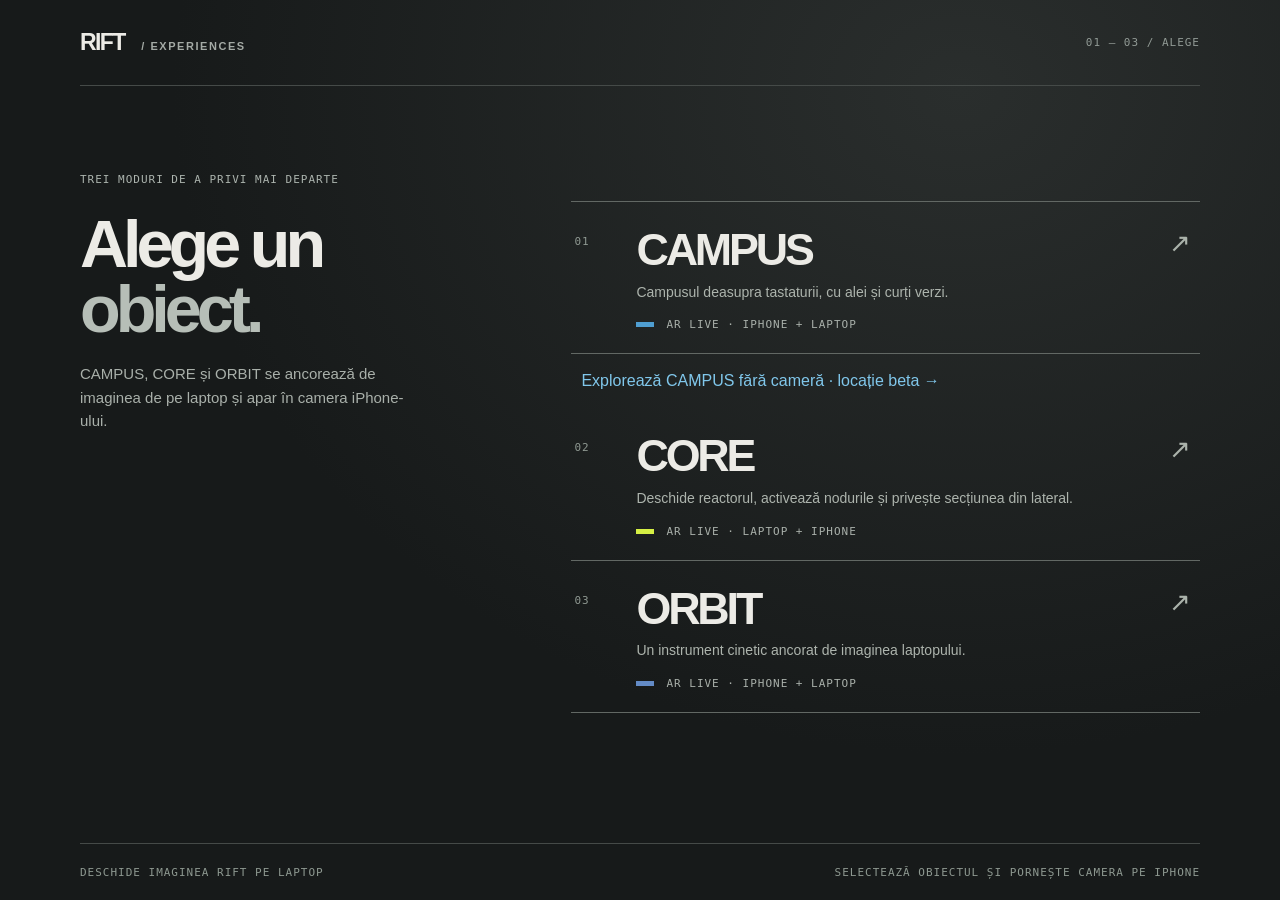
<file: rift-next/index.html>
<!doctype html>
<!-- This product includes the XR Engine software developed by Niantic Spatial, Inc.
     Copyright © 2026 Niantic Spatial, Inc. All rights reserved.
     License: https://github.com/8thwall/engine/blob/main/LICENSE -->
<html lang="ro">
<head>
  <meta charset="utf-8">
  <meta name="viewport" content="width=device-width, initial-scale=1, viewport-fit=cover">
  <meta name="theme-color" content="#0b0d0b">
  <meta name="description" content="RIFT — obiecte 3D ancorate de imaginea de pe laptop și afișate în camera iPhone-ului.">
  <title>RIFT / AR LIVE</title>
  <script>
    const query = new URLSearchParams(location.search);
    if (!query.has('mode') && !query.has('room') && !query.has('experience')) location.replace('./choose.html?v=42');
    document.documentElement.dataset.mode = query.get('mode') || (/iPhone|Android|Mobile/i.test(navigator.userAgent) ? 'phone' : 'laptop');
  </script>
  <link rel="stylesheet" href="./styles.css?v=23">
  <script type="importmap">{"imports":{"three":"https://cdn.jsdelivr.net/npm/three@0.183.2/build/three.module.js"}}</script>
</head>
<body>
  <canvas id="ar-canvas" aria-label="Camera și obiectul AR"></canvas>

  <main id="laptop" class="laptop">
    <header class="laptop-header"><a href="./choose.html" id="laptop-brand" class="brand">RIFT<span> / CORE</span></a><a href="./choose.html" class="header-back">← ALEGE ALT OBIECT</a></header>
    <div class="laptop-layout">
      <section class="laptop-copy">
        <span class="eyebrow" id="laptop-eyebrow"><span class="led"></span> RIFT CORE / ETAPA 05</span>
        <h1 id="laptop-title">Ce se ascunde<br><em>în ecran.</em></h1>
        <p id="laptop-description">Imaginea de pe laptop ancorează un artefact 3D. Atinge piesele, activează cele trei puncte, apoi glisează pentru a secționa reactorul și privește în interior din lateral.</p>
        <ol class="steps">
          <li><b>01</b><span>Deschide linkul pe iPhone în Safari.</span></li>
          <li><b>02</b><span>Permite camera din spate și încadrează <strong>imaginea întreagă</strong>.</span></li>
          <li><b>03</b><span id="laptop-step-3">Deschide nucleul, rotește-l prin glisare și aprinde cele trei puncte. Apoi glisează în sus pentru secțiune.</span></li>
        </ol>
        <div class="laptop-actions"><button id="copy-link" type="button">COPIAZĂ LINKUL DE IPHONE <span>↗</span></button><button id="focus-target" class="focus-button" type="button">MĂREȘTE ȚINTA <span>⤢</span></button></div>
        <div class="room-line" id="room-line" aria-live="polite"><span>SESIUNE <b id="room-code">······</b></span><span id="sync-status">Se pregătește conexiunea…</span></div>
        <p id="copy-status" class="copy-status" aria-live="polite">Trimite linkul pe iPhone. Conexiunea funcționează și fără server local.</p>
        <a class="credit" href="./NOTICE.md">Tehnologie și credite ↗</a>
      </section>

      <section id="sync-stage" class="target-stage" aria-label="Imaginea care trebuie scanată">
        <div class="target-top"><span id="target-label">RIFT / IMAGE TARGET</span><button id="exit-focus" type="button">ÎNAPOI ×</button></div>
        <img id="target-image" src="./target-source.png" width="960" height="1280" alt="Imagine RIFT cu forme negre asimetrice, destinată urmăririi AR">
        <div class="target-bottom"><span id="target-dimensions">ȚINTĂ STATICĂ / 960 × 1280</span><span>SCAN 01</span></div>
        <div class="sync-visual" id="sync-visual" aria-live="polite"><span id="sync-action">AȘTEPTARE</span><div class="sync-nodes"><i id="sync-node-0"></i><i id="sync-node-1"></i><i id="sync-node-2"></i></div><strong id="sync-progress">0 / 3</strong></div>
      </section>
    </div>
  </main>

  <main id="phone" class="phone">
    <section id="intro" class="intro">
      <div class="intro-head"><span class="phone-brand" id="phone-brand">RIFT<span> / CORE</span></span><a href="./choose.html" class="back-link">← ÎNAPOI</a></div>
      <div class="intro-copy"><span class="eyebrow" id="phone-eyebrow"><span class="led"></span> AR ANCORAT DE ECRAN</span><h1 id="phone-title">Privește<br><em>laptopul.</em></h1><p id="phone-description">Încadrează imaginea RIFT. Atinge piesele, rotește mecanismul și activează cele trei puncte. Glisează în sus pentru a descoperi interiorul reactorului.</p></div>
      <div class="intro-action"><button id="start-ar" type="button">PORNEȘTE CAMERA <span>↗</span></button><span id="phone-sync">SE CONECTEAZĂ…</span><span>Safari · camera din spate · lumină bună</span></div>
    </section>

    <section id="live" class="live" hidden>
      <div class="live-top"><a href="./choose.html" class="phone-brand live-brand" id="live-brand" aria-label="Înapoi la alegerea obiectului">← RIFT<span> / CORE</span></a><span id="tracking-state" class="tracking-state" data-state="loading">CAMERA PORNEȘTE</span><span id="phone-sync-live" class="phone-sync-live">SE CONECTEAZĂ…</span></div>
      <div id="scan-guide" class="scan-guide"><span></span><span></span><span></span><span></span></div>
      <div id="atlas-pins" class="atlas-pins" aria-label="Locuri din campus" hidden></div>
      <aside id="atlas-info" class="atlas-info" aria-live="polite" data-expanded="false" hidden>
        <div class="atlas-info-head"><span id="atlas-info-type"></span><button id="atlas-info-close" type="button" aria-label="Închide detaliile">×</button></div>
        <h2 id="atlas-info-title"></h2>
        <button id="atlas-info-expand" type="button" aria-expanded="false" aria-controls="atlas-info-more">DETALII ↓</button>
        <div id="atlas-info-more" hidden><p id="atlas-info-description"></p><a id="atlas-info-source" href="https://usv.ro/resurse/harta-interactiva-usv/" target="_blank" rel="noopener noreferrer">HARTA OFICIALĂ USV ↗</a></div>
      </aside>
      <aside id="atlas-route-panel" class="atlas-route-panel" aria-label="Traseu pe campus" hidden>
        <div class="atlas-route-head"><span>TRASEU / CAMPUS</span><button id="atlas-route-close" type="button" aria-label="Închide panoul traseului">×</button></div>
        <details><summary>Poziția mea <small>BETA</small></summary><div id="atlas-location"></div></details>
        <label for="atlas-route-start">PLECARE</label><select id="atlas-route-start"></select>
        <label for="atlas-route-end">DESTINAȚIE</label><select id="atlas-route-end"></select>
        <p id="atlas-route-message" role="status"></p>
        <div class="atlas-route-actions"><button id="atlas-route-show" type="button">ARATĂ TRASEUL</button><button id="atlas-route-clear" type="button">ȘTERGE</button></div>
      </aside>
      <div class="live-bottom"><p id="instruction">Îndreaptă camera spre imaginea întreagă de pe laptop.</p><div id="node-controls" class="node-controls" aria-label="Punctele nucleului" hidden><button type="button" data-node="0" aria-label="Activează punctul 1">01</button><button type="button" data-node="1" aria-label="Activează punctul 2">02</button><button type="button" data-node="2" aria-label="Activează punctul 3">03</button></div><button id="section-toggle" class="section-toggle" type="button" hidden>DESFĂ STRATURILE</button><div class="live-actions"><span id="target-count">RIFT CORE / ÎN AȘTEPTARE</span><button id="atlas-route-toggle" type="button" aria-label="Traseu și locație în campus" hidden>TRASEU</button><button id="atlas-transparency" class="atlas-transparency" type="button" aria-pressed="false" title="Arată aleile și etajele prin clădiri" hidden>TRANSPARENT</button><button id="atlas-recenter" type="button" hidden>RECENTREAZĂ</button><button id="restart" type="button">REPORNEȘTE CAMERA</button></div></div>
      <pre id="debug-panel" class="debug-panel" hidden></pre>
    </section>

    <section id="error" class="error" hidden><div class="intro-head"><span class="phone-brand">RIFT / CORE</span><a href="./choose.html" class="back-link">← ÎNAPOI</a></div><div><h1>Camera nu<br>a pornit.</h1><p id="error-message"></p><button id="retry" type="button">ÎNCEARCĂ DIN NOU <span>↗</span></button></div></section>
  </main>

  <script type="module" src="./app.js?v=44"></script>
</body>
</html>
</file>
<file: rift-next/styles.css>
:root{font-family:Arial,Helvetica,sans-serif;color:#e9ebdf;background:#0b0d0b;--ink:#e9ebdf;--muted:#a7ada0;--line:#343a32;--acid:#d5ef44}
html[data-experience=atlas]{--acid:#4f9ed1}html[data-experience=orbit]{--acid:#638bc6}
*{box-sizing:border-box}html,body{margin:0;min-height:100%;background:#0b0d0b}button,a{font:inherit}button{cursor:pointer}a{color:inherit;text-decoration:none}[hidden]{display:none!important}
html[data-mode=laptop] #phone,html[data-mode=phone] #laptop,html[data-mode=laptop] #ar-canvas{display:none}
.brand,.phone-brand{font-size:19px;font-weight:800;letter-spacing:-.075em;white-space:nowrap}.brand span,.phone-brand span{font-size:12px;font-weight:600;letter-spacing:.05em;color:var(--acid)}
.header-back,.back-link{font:10px Consolas,Menlo,monospace;letter-spacing:.08em;color:#bbc7ac;min-height:44px;display:inline-flex;align-items:center}.header-back:hover,.back-link:hover,.live-brand:hover{color:var(--acid)}
.intro-head{display:flex;align-items:center;justify-content:space-between;gap:12px}.live-brand{pointer-events:auto;min-height:44px;display:inline-flex;align-items:center}
.eyebrow,.header-tag,.target-top,.target-bottom,.copy-status,.steps b,.intro-action>span,.tracking-state,.live-actions,.debug-panel{font-family:Consolas,Menlo,monospace;letter-spacing:.06em}.eyebrow{font-size:11px;font-weight:700;color:var(--acid);display:inline-flex;align-items:center;gap:10px}.led{width:7px;height:7px;border-radius:50%;background:var(--acid);box-shadow:0 0 12px var(--acid)}
h1{font-size:clamp(49px,5.2vw,85px);letter-spacing:-.085em;line-height:.97;margin:0;font-weight:700}h1 em{font-style:normal;color:var(--acid)}
.laptop{min-height:100svh;padding:0 clamp(24px,3vw,55px)}.laptop-header{height:76px;border-bottom:1px solid var(--line);display:flex;align-items:center;justify-content:space-between}.header-tag{color:#879084;font-size:10px}
.laptop-layout{max-width:1400px;margin:auto;min-height:calc(100svh - 76px);display:grid;grid-template-columns:minmax(340px,.85fr) minmax(450px,1.15fr);gap:clamp(40px,6vw,100px);align-items:center;padding:35px 0}.laptop-copy{max-width:510px}.laptop-copy h1{margin:25px 0}.laptop-copy>p{font-size:17px;line-height:1.55;color:var(--muted);max-width:445px;margin:0 0 30px}.steps{list-style:none;padding:0;margin:0 0 36px;border-top:1px solid var(--line)}.steps li{display:flex;gap:22px;padding:14px 0;border-bottom:1px solid var(--line);font-size:13px;line-height:1.5;color:#c5cbbb}.steps b{color:var(--acid);font-size:11px}.steps strong{font-weight:700;color:var(--ink)}
.laptop-actions{display:flex;align-items:center;gap:10px;flex-wrap:wrap}.laptop-actions button,.intro-action button,.error button{background:var(--acid);border:0;color:#10150a;min-height:54px;padding:0 22px;font-size:12px;font-weight:800;letter-spacing:.035em}.laptop-actions button span,.intro-action button span,.error button span{margin-left:24px;font-size:18px}.laptop-actions a{font-size:12px;color:#c3c9b9;text-decoration:underline;text-underline-offset:4px}.copy-status{color:#758273!important;font-size:10px!important;margin:17px 0 0!important;line-height:1.5!important}
.credit{display:inline-block;margin-top:12px;color:#818b7a;font-size:10px;text-decoration:underline;text-underline-offset:3px}
.target-stage{display:flex;flex-direction:column;align-items:center;justify-content:center;min-width:0}.target-top,.target-bottom{width:min(100%,calc(min(74svh,750px)*.75));display:flex;justify-content:space-between;color:#82907b;font-size:9px;margin:0 0 9px;gap:10px}.target-bottom{margin:9px 0 0}.target-stage img{width:auto;height:min(74svh,750px);max-width:100%;object-fit:contain;display:block;background:#e8e7d6;box-shadow:0 26px 85px #0009}
html[data-experience=atlas][data-mode=laptop] body:not(.target-focus) .target-stage{transform:translateY(22px)}
html[data-mode=phone],html[data-mode=phone] body{width:100%;height:100%;overflow:hidden}body #ar-canvas{display:block;position:fixed!important;inset:0!important;width:100vw!important;height:100dvh!important;z-index:1!important;touch-action:none}
.phone{position:fixed;inset:0;z-index:3;pointer-events:none}.phone>*{pointer-events:none}.intro,.error{position:absolute;inset:0;display:flex;flex-direction:column;justify-content:space-between;padding:calc(29px + env(safe-area-inset-top)) 25px calc(31px + env(safe-area-inset-bottom));background:radial-gradient(circle at 70% 26%,#243022,#0b0d0b 48%);pointer-events:auto}.intro-copy{margin:auto 0;max-width:500px}.intro h1,.error h1{font-size:clamp(58px,12.2vw,86px);margin:22px 0}.intro-copy p,.error p{font-size:16px;line-height:1.6;color:#b7c0af;max-width:410px}.intro-action{display:flex;flex-direction:column;gap:15px}.intro-action button,.error button{width:100%;text-align:left;display:flex;justify-content:space-between;align-items:center}.intro-action>span{font-size:10px;color:#8d9789;text-align:center}.error>div:not(.intro-head){margin:auto 0}
html[data-experience=atlas] .intro,html[data-experience=atlas] .error{background:radial-gradient(circle at 70% 26%,#16354b,#0b0d0b 48%)}html[data-experience=orbit] .intro,html[data-experience=orbit] .error{background:radial-gradient(circle at 70% 26%,#202e45,#0b0d0b 48%)}html[data-experience=atlas] .intro-action button,html[data-experience=atlas] .laptop-actions button:not(.focus-button){background:#4f9ed1}html[data-experience=orbit] .intro-action button,html[data-experience=orbit] .laptop-actions button:not(.focus-button){background:#638bc6}
.live{position:absolute;inset:0;pointer-events:none;background:linear-gradient(180deg,#050806a8,transparent 21%,transparent 63%,#050806c9)}.live-top{position:absolute;top:0;left:0;right:0;padding:calc(18px + env(safe-area-inset-top)) 24px;display:flex;align-items:center;justify-content:space-between;gap:13px}.tracking-state{font-size:9px;color:#e7ebb9;border:1px solid #6b7657;background:#11180fb3;padding:8px 9px;text-align:right}.tracking-state[data-state=found]{color:#0d1306;background:var(--acid);border-color:var(--acid)}.tracking-state[data-state=lost]{color:#ffd7b4;border-color:#aa6850}
.tracking-state[data-state=grace]{color:#e7f5ff;border-color:var(--acid);background:#163b58dc}
.scan-guide{position:absolute;left:50%;top:47%;width:min(48vw,190px);height:min(64vw,250px);transform:translate(-50%,-50%);opacity:.68;transition:opacity .25s}.scan-guide span{position:absolute;width:20px;height:20px;border:2px solid var(--acid)}.scan-guide span:nth-child(1){left:0;top:0;border-right:0;border-bottom:0}.scan-guide span:nth-child(2){right:0;top:0;border-left:0;border-bottom:0}.scan-guide span:nth-child(3){left:0;bottom:0;border-right:0;border-top:0}.scan-guide span:nth-child(4){right:0;bottom:0;border-left:0;border-top:0}.live[data-found=true] .scan-guide{opacity:0}
.live-bottom{position:absolute;left:0;right:0;bottom:0;padding:20px 24px calc(23px + env(safe-area-inset-bottom));background:linear-gradient(transparent,#080d08bd 30%,#080d08ef)}.live-bottom p{max-width:440px;color:#eef1e7;font-size:15px;line-height:1.45;min-height:44px;margin:0 0 20px}.live-actions{display:flex;align-items:center;justify-content:space-between;gap:18px;font-size:10px;color:var(--acid)}.live-actions button{pointer-events:auto;background:#212a1cdd;border:1px solid #7a8a5f;border-radius:0;color:var(--ink);min-height:44px;padding:0 14px;font-size:10px;letter-spacing:.06em}.debug-panel{position:absolute;left:10px;right:10px;top:calc(80px + env(safe-area-inset-top));z-index:5;padding:12px;background:#000d;color:var(--acid);font-size:11px;white-space:pre-wrap;pointer-events:none}
@media(max-width:900px){.laptop-layout{grid-template-columns:1fr;gap:45px}.target-stage img{height:min(65svh,680px)}.target-top,.target-bottom{width:min(100%,calc(min(65svh,680px)*.75))}}
.laptop-actions .focus-button{background:transparent;color:var(--acid);border:1px solid var(--acid)}.target-top button{background:transparent;border:0;color:var(--acid);font-size:10px;letter-spacing:.06em;padding:4px 0;cursor:pointer}body:not(.target-focus) #exit-focus{visibility:hidden}
body.target-focus{overflow:hidden}body.target-focus .laptop-header,body.target-focus .laptop-copy{display:none}body.target-focus .laptop-layout{display:block;min-height:100dvh;padding:0}body.target-focus .target-stage{position:fixed;inset:0;z-index:10;background:#0b0d0b;padding:12px;display:flex}body.target-focus .target-stage img{height:min(90dvh,calc((100dvw - 24px)*1.3333));max-width:calc(100dvw - 24px)}body.target-focus .target-top,body.target-focus .target-bottom{width:min(calc(90dvh*.75),calc(100dvw - 24px));margin:5px 0}
.room-line{margin-top:23px;padding:15px 0;border-top:1px solid var(--line);border-bottom:1px solid var(--line);display:flex;align-items:center;justify-content:space-between;gap:14px;font:10px Consolas,Menlo,monospace;letter-spacing:.06em;color:#8f998b}.room-line b{font-size:15px;letter-spacing:.17em;color:var(--acid);margin-left:8px}.room-line #sync-status{text-align:right;letter-spacing:0}
.sync-visual{width:min(100%,calc(min(74svh,750px)*.75));display:flex;align-items:center;gap:15px;margin-top:20px;padding:12px 0;border-top:1px solid var(--line);font:10px Consolas,Menlo,monospace;letter-spacing:.08em;color:#85907c}.sync-visual>span{flex:1}.sync-visual strong{color:var(--acid);font-size:14px}.sync-nodes{display:flex;gap:7px}.sync-nodes i{width:9px;height:9px;border:1px solid #63705a;border-radius:50%;transition:background .25s,box-shadow .25s}.sync-nodes i[data-active=true]{background:var(--acid);box-shadow:0 0 12px #d5ef4488}.target-stage[data-open=true] #sync-action{color:#d5ef44}.target-stage[data-armed=true] .sync-visual{border-top-color:#788c37}.target-stage[data-online=true] .target-top::after{content:'LIVE';color:var(--acid)}
.target-stage #target-image{transition:box-shadow .5s}.target-stage[data-open=true] #target-image{box-shadow:0 26px 85px #0009,0 0 0 1px #d5ef4444,0 0 38px #d5ef4429}.target-stage[data-armed=true] #target-image{box-shadow:0 26px 85px #0009,0 0 0 2px #d5ef4477,0 0 55px #d5ef443d}
.target-stage[data-section=true] .sync-visual{border-top-color:var(--acid)}.target-stage[data-section=true] #sync-action{color:var(--acid)}.target-stage[data-section=true] #target-image{box-shadow:0 26px 85px #0009,0 0 0 2px #d5ef44aa,0 0 75px #d5ef4460}
.target-stage.sync-pulse #target-image{animation:core-sync-pulse 1.1s ease-out}@keyframes core-sync-pulse{0%{box-shadow:0 26px 85px #0009,0 0 0 2px #d5ef44aa,0 0 28px #d5ef4466}35%{box-shadow:0 26px 85px #0009,0 0 0 18px #d5ef4433,0 0 90px #d5ef4488}100%{box-shadow:0 26px 85px #0009,0 0 0 30px #d5ef4400,0 0 40px #d5ef4400}}
.live-top{flex-wrap:wrap}.phone-sync-live{flex-basis:100%;font:9px Consolas,Menlo,monospace;letter-spacing:.1em;color:#a9b69e;text-align:right}.phone-sync-live[data-online=true],#phone-sync[data-online=true]{color:var(--acid)}
.phone-sync-live[data-error=true],#phone-sync[data-error=true]{color:#ffb38a}.intro-action button:disabled{background:#41483a;color:#c5cabe;cursor:default}
@media(max-width:900px){.sync-visual{width:min(100%,calc(min(65svh,680px)*.75))}.room-line{align-items:flex-start;flex-direction:column}}
body.target-focus .sync-visual{width:min(calc(90dvh*.75),calc(100dvw - 24px));margin-top:8px;padding:6px 0}
body.target-focus .target-stage img{height:min(82dvh,calc((100dvw - 24px)*1.3333))}body.target-focus .target-top,body.target-focus .target-bottom,body.target-focus .sync-visual{width:min(calc(82dvh*.75),calc(100dvw - 24px))}
.node-controls{display:flex;gap:10px;margin:-5px 0 18px}.node-controls button{pointer-events:auto;flex:1;min-height:48px;border:1px solid #a7bd4d;background:#17200fd9;color:var(--acid);font:700 13px Consolas,Menlo,monospace;letter-spacing:.09em;touch-action:manipulation}.node-controls button:active{background:var(--acid);color:#10150a}.node-controls button:disabled{border-color:#52633a;background:#26331a;color:#c8dab0;opacity:.62}.live[data-found=false] .node-controls{display:none}
.section-toggle{display:block;width:100%;min-height:48px;margin:-5px 0 18px;border:1px solid var(--acid);background:#d5ef44e8;color:#10150a;font:800 11px Consolas,Menlo,monospace;letter-spacing:.07em;pointer-events:auto;touch-action:manipulation}.section-toggle:active{background:#f1ff91}.live[data-found=false] .section-toggle{display:none}
@media(orientation:landscape) and (max-height:560px){
  .intro{display:grid;grid-template-columns:1fr 1fr;grid-template-rows:35px 1fr;gap:0 28px;padding:calc(12px + env(safe-area-inset-top)) calc(24px + env(safe-area-inset-right)) calc(12px + env(safe-area-inset-bottom)) calc(24px + env(safe-area-inset-left))}
  .intro>.intro-head{grid-column:1/-1;align-self:start}.intro-copy{grid-column:1;grid-row:2;margin:0;align-self:center}.intro h1{font-size:clamp(42px,6.2vw,58px);margin:12px 0}.intro-copy p{font-size:13px;line-height:1.4;margin:0}.intro-action{grid-column:2;grid-row:2;align-self:center;gap:12px}.intro-action button{min-height:52px}.intro-action>span{font-size:9px}
  .live-bottom{display:grid;grid-template-columns:minmax(200px,1fr) minmax(330px,1.6fr);gap:10px 20px;align-items:center;padding:10px 24px calc(10px + env(safe-area-inset-bottom))}.live-bottom p{grid-column:1;grid-row:1/3;min-height:0;margin:0;font-size:13px}.node-controls,.section-toggle{grid-column:2;grid-row:1;margin:0}.node-controls button,.section-toggle{min-height:44px}.live-actions{grid-column:2;grid-row:2}.scan-guide{top:46%;width:min(28vw,115px);height:min(36vh,150px)}
  .live-top,.live-bottom{padding-left:calc(24px + env(safe-area-inset-left));padding-right:calc(24px + env(safe-area-inset-right))}
}

/* ATLAS points stay attached to their projected 3D locations. */
.atlas-pins{position:fixed;inset:0;z-index:3;pointer-events:none}
.atlas-pin{position:absolute;top:0;left:0;width:44px;height:44px;padding:0;border:0;background:transparent;pointer-events:auto;touch-action:manipulation;filter:drop-shadow(0 2px 7px #071828a8)}
.atlas-pin::before{content:"";position:absolute;inset:11px;border:1.5px solid #f4fcff;border-radius:50%;background:#174d73;box-shadow:0 0 0 2px #4f9ed180}
.atlas-pin span{position:absolute;inset:19px;border-radius:50%;background:#fff}
.atlas-pin.is-selected::before{background:#4f9ed1;box-shadow:0 0 0 5px #4f9ed184}
.atlas-pin::before{transition:background .18s,box-shadow .18s,transform .18s}.atlas-pin.is-selected::before{transform:scale(1.15)}
.atlas-pin:focus-visible{outline:2px solid #fff;outline-offset:2px}
@media (prefers-reduced-motion: reduce){.atlas-pin::before{transition:none!important}.atlas-pin.is-selected::before{transform:none}}
.atlas-info{position:absolute;z-index:4;left:18px;right:18px;bottom:calc(106px + env(safe-area-inset-bottom));max-width:440px;padding:16px 17px 15px;background:#112333f2;color:#f7fbfc;border:1px solid #70a6c8;box-shadow:0 16px 35px #00101bbc;pointer-events:auto;backdrop-filter:blur(13px);-webkit-backdrop-filter:blur(13px)}
.atlas-info-head{display:flex;align-items:center;justify-content:space-between;gap:12px;margin:-3px -3px 3px 0;color:#85c5ee;font:700 10px Consolas,Menlo,monospace;letter-spacing:.12em}
.atlas-info-head button{width:44px;height:44px;padding:0;border:0;background:transparent;color:#e5f3fc;font-size:27px;line-height:1;touch-action:manipulation}
.atlas-info h2{margin:0 0 6px;font-size:20px;line-height:1.16;letter-spacing:-.035em}
.atlas-info{max-height:calc(100dvh - 210px - env(safe-area-inset-top) - env(safe-area-inset-bottom));overflow:auto}
.atlas-info p{margin:0 0 13px;color:#d5e1e9;font-size:14px;line-height:1.4}
.atlas-info a{display:inline-block;color:#93d6ff;font:700 10px Consolas,Menlo,monospace;letter-spacing:.08em;padding:5px 0;pointer-events:auto}
.atlas-info #atlas-info-expand{pointer-events:auto;min-height:40px;padding:0;border:0;background:transparent;color:#93d6ff;font:700 10px Consolas,Menlo,monospace;letter-spacing:.08em;touch-action:manipulation}
.atlas-info #atlas-info-more[hidden]{display:none}.atlas-info #atlas-info-more{padding-top:6px}
html[data-experience=atlas] .live-actions{gap:8px}html[data-experience=atlas] .live-actions button{padding:0 10px}
html[data-experience=atlas] .live[data-recentering=true] .scan-guide{opacity:.9}
@media(max-width:410px){html[data-experience=atlas] .live-actions{flex-wrap:wrap}html[data-experience=atlas] .live-actions span{flex-basis:100%}}
html[data-experience=atlas] .live-actions{flex-wrap:wrap}html[data-experience=atlas] .live-actions span{flex-basis:100%;font-size:9px}
html[data-experience=atlas] .live[data-atlas-route-panel=true] .live-bottom p{visibility:hidden}
.atlas-route-panel{position:absolute;z-index:4;left:18px;right:18px;bottom:calc(137px + env(safe-area-inset-bottom));max-width:440px;max-height:55vh;overflow:auto;padding:14px 16px;background:#112333f5;color:#f7fbfc;border:1px solid #70a6c8;box-shadow:0 16px 35px #00101bbc;pointer-events:auto;backdrop-filter:blur(13px);-webkit-backdrop-filter:blur(13px)}
.atlas-route-head{display:flex;align-items:center;justify-content:space-between;color:#85c5ee;font:700 10px Consolas,Menlo,monospace;letter-spacing:.1em}
.atlas-route-head button{width:44px;height:44px;border:0;background:transparent;color:#e5f3fc;font-size:27px;touch-action:manipulation}
.atlas-route-panel label{display:block;margin:8px 0 5px;color:#85c5ee;font:700 10px Consolas,Menlo,monospace;letter-spacing:.08em}
.atlas-route-panel select{width:100%;min-height:44px;padding:7px 9px;border:1px solid #668aa1;border-radius:0;background:#182d3a;color:#fff;font-size:14px}
.atlas-route-panel p{font-size:12px;line-height:1.35;color:#d5e1e9;margin:10px 0}
.atlas-route-actions{display:flex;gap:8px}.atlas-route-actions button{min-height:44px;padding:0 12px;border:1px solid #79b8dc;background:#5ca6d1;color:#092234;font:700 10px Consolas,Menlo,monospace;touch-action:manipulation}.atlas-route-actions button+button{background:transparent;color:#d5e1e9;border-color:#668aa1}
.atlas-route-panel summary{min-height:44px;padding:13px 0;cursor:pointer;font-size:13px}.geo-toggle{width:100%;min-height:44px;padding:10px;color:#edf9ff;background:#275672;border:1px solid #70b4d7}.atlas-route-panel .geo-note{font-size:10px}.geo-note a{color:#9dd9f9;text-decoration:underline}
.geo-help{border:1px solid #af7770;padding:9px;margin:9px 0;color:#f6d7d1}.atlas-route-panel .geo-help p{color:inherit}.geo-help a{color:#9dd9f9;text-decoration:underline;font-size:11px}
@media(orientation:landscape) and (max-height:560px){.atlas-route-panel{left:calc(20px + env(safe-area-inset-left));right:auto;bottom:calc(74px + env(safe-area-inset-bottom));max-width:min(340px,48vw);max-height:calc(100vh - 150px);padding:10px 14px}}
html[data-experience=atlas] .live[data-atlas-info=true] .live-bottom p{visibility:hidden}
.atlas-transparency{position:absolute;z-index:3;top:calc(76px + env(safe-area-inset-top));right:calc(18px + env(safe-area-inset-right));min-height:44px;padding:0 13px;border:1px solid #8ac6e3;background:#102c3bdc;color:#e2f6ff;font:700 10px Consolas,Menlo,monospace;letter-spacing:.07em;box-shadow:0 4px 18px #05141c8a;pointer-events:auto;touch-action:manipulation;backdrop-filter:blur(8px);-webkit-backdrop-filter:blur(8px)}
.atlas-transparency[aria-pressed=true]{background:#8ed5f0;color:#102b39;border-color:#e1f8ff}.atlas-transparency:focus-visible{outline:2px solid white;outline-offset:3px}
@media(orientation:landscape) and (max-height:560px){
  .atlas-info{left:calc(20px + env(safe-area-inset-left));right:auto;bottom:calc(75px + env(safe-area-inset-bottom));max-width:min(340px,48vw);padding:10px 14px}
  .atlas-info-head button{width:44px;height:44px}
  .atlas-info{max-height:calc(100dvh - 150px - env(safe-area-inset-top) - env(safe-area-inset-bottom))}
  .atlas-info h2{font-size:17px}.atlas-info p{font-size:12px;margin-bottom:6px}
}

/* CAMPUS: keep the model clear while recording or exploring on a phone. */
html[data-experience=atlas] .live{background:linear-gradient(180deg,#071521a8,transparent 19%,transparent 79%,#0715217d)}
html[data-experience=atlas] .live-top{padding:calc(12px + env(safe-area-inset-top)) calc(16px + env(safe-area-inset-right)) 0 calc(16px + env(safe-area-inset-left))}
html[data-experience=atlas] .live-brand{font-size:16px;letter-spacing:-.025em;text-shadow:0 1px 6px #071521}
html[data-experience=atlas] .tracking-state{font-size:11px;letter-spacing:.06em;min-height:32px;display:inline-flex;align-items:center;padding:6px 10px;border-radius:6px;box-shadow:0 3px 12px #07152166}
html[data-experience=atlas] .live-bottom{padding:0 calc(12px + env(safe-area-inset-right)) calc(12px + env(safe-area-inset-bottom)) calc(12px + env(safe-area-inset-left));background:none;display:block}
html[data-experience=atlas] .live-bottom p{max-width:350px;min-height:0;margin:0 0 12px 4px;padding:9px 11px;background:#0d2332d9;border:1px solid #75abc67d;border-radius:8px;font-size:13px;line-height:1.35;backdrop-filter:blur(10px);-webkit-backdrop-filter:blur(10px)}
html[data-experience=atlas] .live[data-tracking-state=found] .live-bottom p,
html[data-experience=atlas] .live[data-tracking-state=grace]:not([data-recentering=true]) .live-bottom p,
html[data-experience=atlas] .live[data-atlas-route-panel=true] .live-bottom p,
html[data-experience=atlas] .live[data-atlas-info=true] .live-bottom p{display:none}
html[data-experience=atlas] .live-actions{display:flex;flex-wrap:nowrap;gap:5px;padding:6px;background:#102635df;border:1px solid #79aecd99;border-radius:12px;box-shadow:0 10px 30px #04131da8;backdrop-filter:blur(14px);-webkit-backdrop-filter:blur(14px)}
html[data-experience=atlas] .live-actions span{display:none}
html[data-experience=atlas] .live-actions button{position:static;top:auto;right:auto;flex:1;min-width:0;min-height:46px;padding:0 4px;border:1px solid transparent;border-radius:8px;background:transparent;color:#e6f4fc;font:700 12px Consolas,Menlo,monospace;letter-spacing:-.015em;box-shadow:none;white-space:nowrap;touch-action:manipulation}
html[data-experience=atlas] .live-actions #atlas-route-toggle{background:#63a9d2;color:#0a2637}
html[data-experience=atlas] .live-actions #atlas-transparency[aria-pressed=true]{background:#a1d9f2;color:#082638}
html[data-experience=atlas] .live-actions #atlas-recenter{border-color:#769fba}
html[data-experience=atlas] .live[data-tracking-state=found] #restart,
html[data-experience=atlas] .live[data-tracking-state=grace] #restart{display:none}
html[data-experience=atlas] .live:not([data-tracking-state=found]):not([data-tracking-state=grace]) #atlas-route-toggle,
html[data-experience=atlas] .live:not([data-tracking-state=found]):not([data-tracking-state=grace]) #atlas-transparency,
html[data-experience=atlas] .live:not([data-tracking-state=found]):not([data-tracking-state=grace]) #atlas-recenter{display:none}
html[data-experience=atlas] .atlas-info,html[data-experience=atlas] .atlas-route-panel{left:calc(12px + env(safe-area-inset-left));right:calc(12px + env(safe-area-inset-right));bottom:calc(82px + env(safe-area-inset-bottom));max-width:440px;border-radius:13px;box-shadow:0 14px 36px #06141fc7}
html[data-experience=atlas] .atlas-info{padding:12px 15px 13px;max-height:calc(100dvh - 170px - env(safe-area-inset-top) - env(safe-area-inset-bottom))}
html[data-experience=atlas] .atlas-info-head{margin:0 0 2px;font-size:11px}
html[data-experience=atlas] .atlas-info h2{font-size:22px;margin:0 0 2px}
html[data-experience=atlas] .atlas-info #atlas-info-expand{min-height:34px;font-size:11px}
html[data-experience=atlas] .atlas-route-panel{max-height:min(55dvh,440px);padding:13px 15px}
html[data-experience=atlas] .atlas-route-panel #atlas-route-message:empty{display:none}
html[data-experience=atlas] .atlas-route-panel select{border-radius:6px}
html[data-experience=atlas] .atlas-route-actions button{flex:1;border-radius:6px;font-size:11px}
html[data-experience=atlas] .geo-toggle[aria-pressed=true]{background:#8ed5f0;color:#0c2b3d}
html[data-experience=atlas] #atlas-location[data-state=denied] .geo-toggle,
html[data-experience=atlas] #atlas-location[data-state=error] .geo-toggle{border-color:#c78780;color:#ffd0ca;background:#42333b}
@media(orientation:landscape) and (max-height:560px){
  html[data-experience=atlas] .live-bottom{left:auto;right:0;width:min(390px,48vw)}
  html[data-experience=atlas] .atlas-info,html[data-experience=atlas] .atlas-route-panel{left:calc(12px + env(safe-area-inset-left));right:auto;bottom:calc(12px + env(safe-area-inset-bottom));max-width:min(340px,46vw);max-height:calc(100dvh - 95px)}
}
</file>
